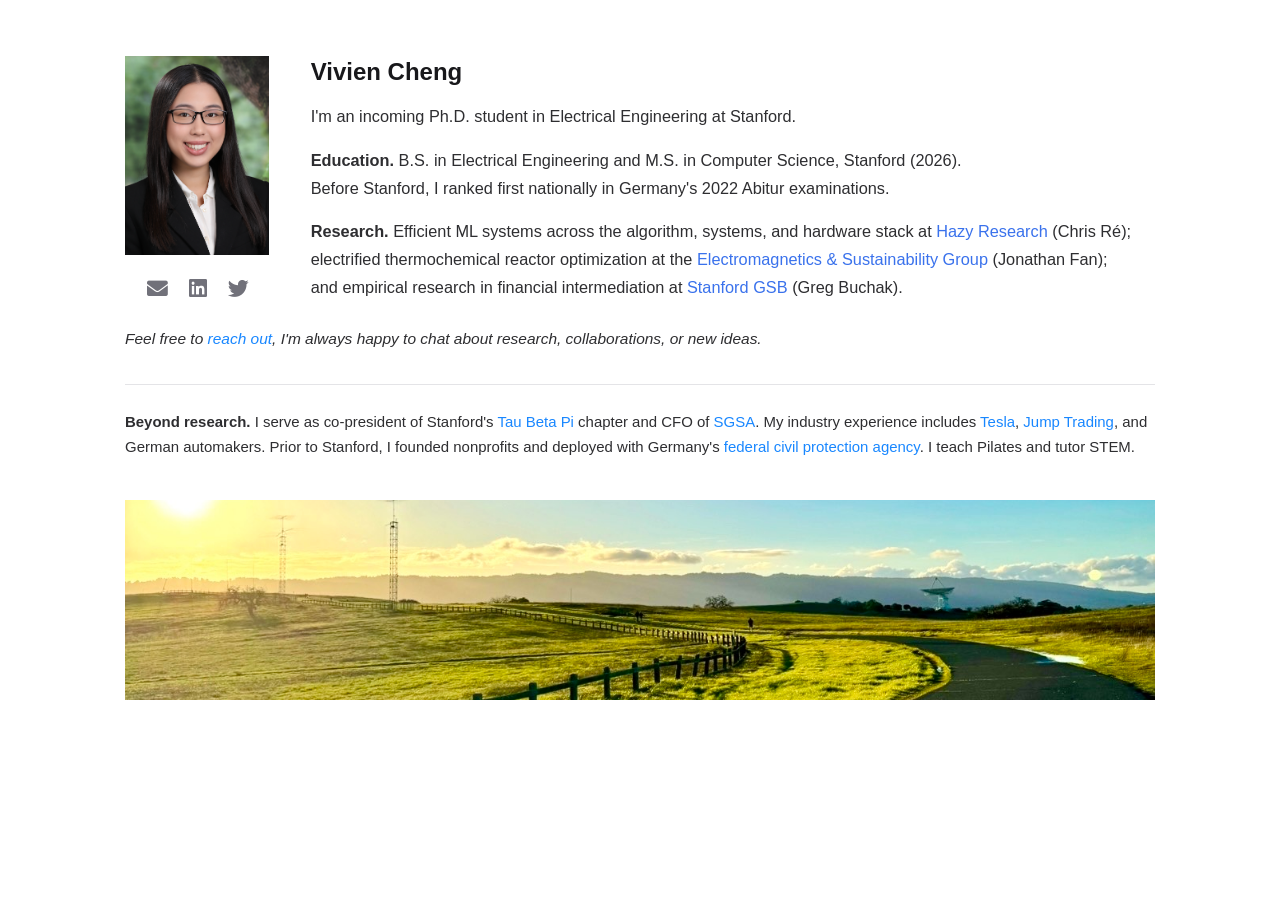
<file: index.html>
<!DOCTYPE html>
<html lang="en">
<head>
    <meta charset="UTF-8">
    <meta name="viewport" content="width=device-width, initial-scale=1.0">

    <!-- Google Analytics -->
    <script async src="https://www.googletagmanager.com/gtag/js?id=G-TDZG6P9QXE"></script>
    <script>
      window.dataLayer = window.dataLayer || [];
      function gtag(){dataLayer.push(arguments);}
      gtag('js', new Date());
      gtag('config', 'G-TDZG6P9QXE');
    </script>
    <meta name="description" content="Incoming Ph.D. student in Electrical Engineering at Stanford. Completing B.S. in Electrical Engineering and M.S. in Computer Science (2026). Researcher at Hazy Research Lab.">
    <meta name="keywords" content="Vivien Cheng, ML Systems, GPU Optimization, CUDA, AI, Machine Learning, Stanford, Hazy Research, Tesla, Jump Trading">
    <!-- Open Graph (Facebook, LinkedIn, iMessage, Slack, etc.) -->
    <meta property="og:title" content="Vivien Cheng">
    <meta property="og:description" content="Incoming Ph.D. student in Electrical Engineering at Stanford. Completing B.S. in Electrical Engineering and M.S. in Computer Science (2026). Researcher at Hazy Research Lab.">
    <meta property="og:type" content="website">
    <meta property="og:url" content="https://viviencheng.com">
    <meta property="og:image" content="https://viviencheng.com/Headshot.png">
    <!-- Twitter Card -->
    <meta name="twitter:card" content="summary">
    <meta name="twitter:title" content="Vivien Cheng">
    <meta name="twitter:description" content="Incoming Ph.D. student in Electrical Engineering at Stanford. Completing B.S. in Electrical Engineering and M.S. in Computer Science (2026). Researcher at Hazy Research Lab.">
    <meta name="twitter:image" content="https://viviencheng.com/Headshot.png">
    <title>Vivien Cheng</title>
    <!-- Bootstrap CSS -->
    <link href="https://stackpath.bootstrapcdn.com/bootstrap/4.3.1/css/bootstrap.min.css" rel="stylesheet">
    <!-- No external font needed - using system Arial -->
    <link rel="stylesheet" href="style.css">
    <link rel="stylesheet" href="https://cdnjs.cloudflare.com/ajax/libs/font-awesome/5.15.1/css/all.min.css">

</head>
<body>

    <!-- Main Content -->
    <div class="container mt-4">
        <!-- About Me Section -->
        <section id="about" class="mb-4">
            <div class="row align-items-start">
                <div class="col-4 col-sm-3 col-md-2">
                  <img src="Headshot.png" alt="Vivien Cheng Headshot" class="img-fluid" style="max-width: 98%;">
                  <div class="social-icons mt-3" style="text-align: center;">
                    <a href="mailto:vicheng@stanford.edu" title="Email"><i class="fas fa-envelope"></i></a>
                    <a href="https://www.linkedin.com/in/viviencheng-/" target="_blank" rel="noopener noreferrer" title="LinkedIn"><i class="fab fa-linkedin"></i></a>
                    <a href="https://twitter.com/viviencheng__" target="_blank" rel="noopener noreferrer" title="Twitter"><i class="fab fa-twitter"></i></a>
                  </div>
                </div>
                <div class="col-8 col-sm-9 col-md-10" style="padding-left: 1.5rem;">
                    <h2 style="margin-bottom: 1rem; padding-bottom: 0;">Vivien Cheng</h2>
                    <p>I'm an incoming Ph.D. student in Electrical Engineering at Stanford.</p>

                    <p><strong>Education.</strong> B.S. in Electrical Engineering and M.S. in Computer Science, Stanford (2026).<br>Before Stanford, I ranked first nationally in Germany's 2022 Abitur examinations.</p>

                    <p><strong>Research.</strong> Efficient ML systems across the algorithm, systems, and hardware stack at <a href="https://hazyresearch.stanford.edu/" target="_blank" rel="noopener noreferrer">Hazy Research</a> (Chris R&eacute;); electrified thermochemical reactor optimization at the <a href="https://fanlab.stanford.edu/" target="_blank" rel="noopener noreferrer">Electromagnetics &amp; Sustainability Group</a> (Jonathan Fan);<br>and empirical research in financial intermediation at <a href="https://www.gsb.stanford.edu/" target="_blank" rel="noopener noreferrer">Stanford GSB</a> (Greg Buchak).</p>

                </div>
            </div>

            <p style="font-size: 0.88em; margin-top: 0.5rem;"><em>Feel free to <a href="mailto:vicheng@stanford.edu">reach out</a>, I'm always happy to chat about research, collaborations, or new ideas.</em></p>

            <hr style="margin: 2rem 0 1.5rem; border: none; border-top: 1px solid var(--border-color);">

            <p style="font-size: 0.85em;"><strong>Beyond research.</strong> I serve as co-president of Stanford's <a href="https://tbp.stanford.edu/" target="_blank" rel="noopener noreferrer">Tau Beta Pi</a> chapter and CFO of <a href="https://sgsa.groups.stanford.edu/" target="_blank" rel="noopener noreferrer">SGSA</a>. My industry experience includes <a href="https://tesla.com/" target="_blank" rel="noopener noreferrer">Tesla</a>, <a href="https://www.jumptrading.com/" target="_blank" rel="noopener noreferrer">Jump Trading</a>, and German automakers. Prior to Stanford, I founded nonprofits and deployed with Germany's <a href="https://www.thw.de/EN/homepage/homepage_node.html" target="_blank" rel="noopener noreferrer">federal civil protection agency</a>. I teach Pilates and tutor STEM.</p>

            <img src="dish-trail-banner.jpg" alt="Stanford Dish trail at sunset" style="width: 100%; margin-top: 1.5rem; object-fit: cover; height: 200px;">

            <!-- Experience Section
            <hr style="margin: 2rem 0 1.5rem; border: none; border-top: 1px solid var(--border-color);">

            <h5 class="section-heading">Experience</h5>
                    <div class="experience-list">
                      <div class="experience-item">
                        <strong><a href="https://hazyresearch.stanford.edu/" target="_blank" rel="noopener noreferrer">Hazy Research</a></strong>
                        <span class="experience-date">2024&ndash;present</span>
                        <div class="experience-subtitle">Stanford AI Lab &middot; Chris R&eacute;</div>
                        <p class="experience-desc">GPU kernel optimization, efficient ML systems, multi-agent orchestration, linear attention</p>
                      </div>
                      <div class="experience-item">
                        <strong><a href="https://fanlab.stanford.edu/" target="_blank" rel="noopener noreferrer">Electromagnetics &amp; Sustainability Lab</a></strong>
                        <span class="experience-date">2025&ndash;present</span>
                        <div class="experience-subtitle">Stanford Ginzton Lab &middot; Jonathan Fan</div>
                        <p class="experience-desc">Electrified thermochemical systems, induction heating, reactor design, process electrification, power electronics</p>
                      </div>
                      <div class="experience-item">
                        <strong>Financial Economics Research</strong>
                        <span class="experience-date">2022&ndash;2023</span>
                        <div class="experience-subtitle">Stanford Graduate School of Business &middot; Greg Buchak</div>
                        <p class="experience-desc">Data science and empirical research in financial intermediation</p>
                      </div>
                      <div class="experience-item">
                        <strong>Applied Mathematics Research</strong>
                        <span class="experience-date">2020&ndash;2022</span>
                        <div class="experience-subtitle">University of Bremen &middot; Veronika Maiseyenka</div>
                        <p class="experience-desc">Game theory and evolutionary dynamics</p>
                      </div>
                    </div>
            <div style="margin-top: 1rem; padding-top: 0.75rem; border-top: 1px solid var(--border-color); font-size: 0.88rem; color: var(--secondary-color);">
              I also have industry experience at Tesla, Jump Trading, and German automobile companies.
            </div>
            -->

            <!-- Stanford Dish
            <h5 class="section-heading">Stanford Dish</h5>
            <div class="d-flex" style="gap: 12px;">
              <img src="dish/IMG_7782.jpg" alt="Stanford Dish at night with moon" style="width: 33%; border-radius: 4px; object-fit: cover; height: 180px;">
              <img src="dish/IMG_7783.jpg" alt="Stanford Dish sunset clouds" style="width: 33%; border-radius: 4px; object-fit: cover; height: 180px;">
              <img src="dish/IMG_7785.jpg" alt="Stanford Dish at sunset" style="width: 33%; border-radius: 4px; object-fit: cover; height: 180px; object-position: center 30%;">
            </div>
            -->


                    <!-- Affiliation Logos
                    <div class="affiliation-logos mt-4">
                      <div class="logo-banner" style="background: white; border-radius: 12px; padding: 25px; box-shadow: 0 2px 8px rgba(0,0,0,0.08);">
                        <div class="d-flex align-items-center justify-content-center" style="gap: 35px; flex-wrap: wrap;">
                          <img src="https://identity.stanford.edu/wp-content/uploads/sites/3/2020/07/block-s-right.png" alt="Stanford" style="height: 115px; opacity: 1.0;" title="Stanford University">
                          <img src="hazy.png" alt="Hazy Research" style="height: 70px; opacity: 1.0;" title="Hazy Research Lab">
                          <img src="jump.png" alt="Jump Trading" style="height: 45px; opacity: 1.0;" title="Jump Trading">
                          <img src="tesla.png" alt="Tesla" style="height: 75px; opacity: 1.0;" title="Tesla">
                          <img src="bmw.png" alt="BMW" style="height: 65px; opacity: 1.0;" title="BMW">
                          <img src="benz.png" alt="Mercedes-Benz" style="height: 65px; opacity: 1.0;" title="Mercedes-Benz">
                          <img src="vw.png" alt="Volkswagen" style="height: 65px; opacity: 1.0;" title="Volkswagen">
                        </div>
                      </div>
                      <p class="text-center mt-2" style="font-size: 0.7rem; opacity: 0.6; margin-bottom: 0;">Logos are trademarks of their respective owners and used here only to indicate affiliations.</p>
                    </div>
                    -->
        </section>

        <!-- Old Experience Section (commented out)
        <section id="experience" class="mb-4">
            <h2>Experience</h2>
            <h4 class="mt-4 mb-3">Research</h4>
            <div class="reference">
              <span class="author">Researcher, Hazy Research Lab</span> <em class="award-date">Sept 2024 - Present</em><br>
              <span class="title">Stanford University &bull; Prof. Chris R&eacute;</span>
            </div>
            <div class="reference">
              <span class="author">Researcher, Graduate School of Business</span> <em class="award-date">Nov 2022 - May 2023</em><br>
              <span class="title">Stanford University</span>
            </div>
            <div class="reference">
              <span class="author">Game Theory Researcher, Institute of Theoretical Mathematics</span> <em class="award-date">Jan 2021 - Feb 2021</em><br>
              <span class="title">University of Bremen &bull; Bremen, Germany</span>
            </div>
            <h4 class="mt-4 mb-3">Industry</h4>
            <div class="reference">
              <span class="author">Quantitative Trader Intern (4-week extension, sole recipient)</span> <em class="award-date">Aug 2025 - Sep 2025</em><br>
              <span class="title">Jump Trading LLC &bull; New York City, NY</span>
            </div>
            <div class="reference">
              <span class="author">Quantitative Research Intern</span> <em class="award-date">Jun 2025 - Aug 2025</em><br>
              <span class="title">Jump Trading LLC &bull; Chicago, IL</span>
            </div>
            <div class="reference">
              <span class="author">AI Infrastructure Intern</span> <em class="award-date">Jun 2024 - Sep 2024</em><br>
              <span class="title">Tesla, Inc. &bull; Austin, TX</span>
            </div>
            <div class="reference">
              <span class="author">Autonomous Systems Intern</span> <em class="award-date">Jun 2023 - Sep 2023</em><br>
              <span class="title">L&uuml;rssen Yachts &bull; Bremen, Germany</span>
            </div>
            <div class="reference">
              <span class="author">ML Engineering Intern</span> <em class="award-date">Jun 2022 - Sep 2022</em><br>
              <span class="title">BMW &bull; Munich, Germany</span>
            </div>
            <div class="reference">
              <span class="author">ML Engineering Intern</span> <em class="award-date">Jan 2022 - Jun 2022</em><br>
              <span class="title">Mercedes-Benz &bull; Bremen, Germany</span>
            </div>
            <div class="reference">
              <span class="author">Parliamentary Research Intern</span> <em class="award-date">Sep 2021 - Dec 2021</em><br>
              <span class="title">German Bundestag &bull; Berlin, Germany</span>
            </div>
            <div class="reference">
              <span class="author">High School Intern</span> <em class="award-date">2018 - 2021</em><br>
              <span class="title">Volkswagen / Solar Farm / Beck's Brewery &bull; Germany and China</span>
            </div>
        </section>
        -->

        <!-- Projects Section
        <section id="projects" class="mb-4">
            <h2>Selected Course Projects</h2>

            <div class="reference">
              <div class="d-flex align-items-center">
                <img src="224r.png" alt="Action Chunking" style="width: 80px; height: 50px; object-fit: cover; margin-right: 15px; border-radius: 4px;">
                <div>
                  <span class="author">Robust Action Chunking through Dynamic Action Selection</span> <a href="224r_poster.pdf" target="_blank" rel="noopener noreferrer" style="margin-left: 8px; font-size: 0.8rem;">[poster]</a> <em class="award-date">CS224R: Deep Reinforcement Learning</em>
                </div>
              </div>
            </div>

            <div class="reference">
              <div class="d-flex align-items-center">
                <img src="cs224v.png" alt="Trial Matching Pipeline" style="width: 80px; height: 50px; object-fit: cover; margin-right: 15px; border-radius: 4px;">
                <div>
                  <span class="author">Trial Helper: Hybrid SMT-LLM Clinical Trial Matching</span> <a href="224v_poster.pdf" target="_blank" rel="noopener noreferrer" style="margin-left: 8px; font-size: 0.8rem;">[poster]</a> <em class="award-date">CS224V: Conversational Virtual Assistants with Deep Learning</em>
                </div>
              </div>
            </div>

            <div class="reference">
              <div class="d-flex align-items-center">
                <img src="cuda.jpg" alt="CUDA Logo" style="width: 80px; height: 50px; object-fit: cover; margin-right: 15px; border-radius: 4px;">
                <div>
                  <span class="author">Reinforcement Learning for CUDA Kernel Optimization</span> <em class="award-date">CS238: Decision-Making Under Uncertainty</em>
                </div>
              </div>
            </div>

            <div class="reference">
              <div class="d-flex align-items-center">
                <img src="fpga.png" alt="FPGA Board" style="width: 80px; height: 50px; object-fit: cover; margin-right: 15px; border-radius: 4px;">
                <div>
                  <span class="author">Verilog Audio Synthesizer with Real-Time Waveform Visualization</span> <em class="award-date">EE108: Digital Systems Design</em>
                </div>
              </div>
            </div>

            <div class="reference">
              <div class="d-flex align-items-center">
                <img src="ee134.png" alt="Photonics Lab" style="width: 80px; height: 50px; object-fit: cover; margin-right: 15px; border-radius: 4px;">
                <div>
                  <span class="author">UV LED Water Disinfection Optimization</span> <em class="award-date">EE134: Photonics</em>
                </div>
              </div>
            </div>

            <div class="reference">
              <div class="d-flex align-items-center">
                <img src="egg.png" alt="Sous Vide Egg" style="width: 80px; height: 50px; object-fit: cover; margin-right: 15px; border-radius: 4px;">
                <div>
                  <span class="author">Sous Vide Feedback and Control</span> <em class="award-date">EE102B: Signals and Systems II</em>
                </div>
              </div>
            </div>

            <div class="reference">
              <div class="d-flex align-items-center">
                <img src="bird.png" alt="Bird Call Spectrogram" style="width: 80px; height: 50px; object-fit: cover; margin-right: 15px; border-radius: 4px;">
                <div>
                  <span class="author">Bird Call Spectral Analysis</span> <em class="award-date">EE102B: Signals and Systems II</em>
                </div>
              </div>
            </div>

            <div class="reference">
              <div class="d-flex align-items-center">
                <img src="ee102b_radar.png" alt="Radar Spectrogram" style="width: 80px; height: 50px; object-fit: cover; margin-right: 15px; border-radius: 4px;">
                <div>
                  <span class="author">Radar Noise Filter Design</span> <em class="award-date">EE102B: Signals and Systems II</em>
                </div>
              </div>
            </div>

            <div class="reference">
              <div class="d-flex align-items-center">
                <img src="ee15q.png" alt="GPS Bike System" style="width: 80px; height: 50px; object-fit: cover; margin-right: 15px; border-radius: 4px;">
                <div>
                  <span class="author">GPS-Enabled Smart Bike Security System</span> <em class="award-date">EE15Q: Art and Science of Engineering Design</em>
                </div>
              </div>
            </div>

        </section>
        -->

        <!-- Skills Section
        <section id="skills" class="mb-4">
            <h2>Technical Skills</h2>
            <div class="row">
              <div class="col-md-6">
                <div class="reference">
                  <span class="author">Systems & Hardware</span><br>
                  <span class="title">CUDA, Nsight Compute, PTX/SASS analysis, Verilog, embedded C++, Vivado, Simulink</span>
                </div>
              </div>
              <div class="col-md-6">
                <div class="reference">
                  <span class="author">ML Systems</span><br>
                  <span class="title">PyTorch Distributed (DDP, NCCL), JAX, physics-informed neural networks, PPO</span>
                </div>
              </div>
              <div class="col-md-6">
                <div class="reference">
                  <span class="author">Tools</span><br>
                  <span class="title">Yosys, Icarus Verilog, PostgreSQL, FastAPI, MATLAB</span>
                </div>
              </div>
              <div class="col-md-6">
                <div class="reference">
                  <span class="author">Languages</span><br>
                  <span class="title">Python, C++, C, SQL; Mandarin (native), German (fluent), English (fluent), French (B2), Spanish (intermediate)</span>
                </div>
              </div>
            </div>
        </section>
        -->
    </div>



    <!-- Bootstrap JS and dependencies -->
    <script src="https://code.jquery.com/jquery-3.6.0.min.js"></script>
    <script src="https://cdnjs.cloudflare.com/ajax/libs/popper.js/1.14.7/umd/popper.min.js"></script>
    <script src="https://stackpath.bootstrapcdn.com/bootstrap/4.3.1/js/bootstrap.min.js"></script>

    <script>
        document.getElementById('year').textContent = new Date().getFullYear();
    </script>



<script type="application/ld+json">
  {
    "@context": "https://schema.org",
    "@type": "Person",
    "name": "Vivien Cheng",
    "url": "https://viviencheng.com",
    "email": "vicheng@stanford.edu",
    "sameAs": [
      "https://www.linkedin.com/in/viviencheng-/",
      "https://github.com/vivien-cheng"
    ],
    "jobTitle": "Graduate Researcher",
    "worksFor": {
      "@type": "Organization",
      "name": "Stanford University"
    },
    "alumniOf": [
      {
        "@type": "CollegeOrUniversity",
        "name": "Stanford University"
      },
      {
        "@type": "HighSchool",
        "name": "Hermann-Bose-Gymnasium"
      }
    ],
    "knowsAbout": ["ML Systems", "GPU Optimization", "CUDA", "AI", "Machine Learning", "Hardware-Software Co-Design"]
  }
  </script>

</body>
</html>
</file>
<file: style.css>
/* Root variables for theming - Professional Light theme */
:root {
    --primary-color: #18181b;
    --primary-hover: #27272a;
    --secondary-color: #71717a;
    --accent-color: #3f3f46;
    --link-color: #2563eb;
    --link-hover: #1d4ed8;
    --success-color: #22c55e;
    --warning-color: #f59e0b;
    --danger-color: #ef4444;
    --light-color: #f4f4f5;
    --dark-color: #18181b;
    --bg-color: #ffffff;
    --text-color: #18181b;
    --border-color: #e4e4e7;
    --shadow-light: 0 1px 2px rgba(0, 0, 0, 0.05);
    --shadow-medium: 0 4px 12px rgba(0, 0, 0, 0.08);
    --shadow-heavy: 0 8px 24px rgba(0, 0, 0, 0.1);
    --border-radius: 12px;
    --transition: all 0.3s ease;
    --font-primary: Arial, Helvetica, sans-serif;
    --font-mono: 'JetBrains Mono', 'Fira Code', 'SF Mono', monospace;
}

/* Base styles */
* {
    margin: 0;
    padding: 0;
    box-sizing: border-box;
}

html {
    height: 100%;
    scroll-behavior: smooth;
    overflow-y: auto;
}

body {
    display: flex;
    flex-direction: column;
    min-height: 100vh;
    font-family: var(--font-primary);
    background-color: var(--bg-color);
    color: var(--text-color);
    font-size: 1.1rem;
    line-height: 1.7;
    transition: var(--transition);
}

.container {
    flex: 1;
    max-width: 1060px;
}

/* Enhanced typography */
h1, h2, h3, h4, h5, h6 {
    font-weight: 600;
    margin-bottom: 1rem;
    line-height: 1.3;
}

h1 { font-size: 2.5rem; }
h2 { font-size: 1.5rem; }
h3 { font-size: 1.5rem; }

p {
    margin-bottom: 1rem;
    color: var(--text-color);
    opacity: 0.9;
}

/* Simple navbar - let Bootstrap handle responsiveness */
.navbar {
    background: var(--bg-color) !important;
    backdrop-filter: blur(20px);
    border-bottom: 1px solid var(--border-color);
    transition: var(--transition);
}

.navbar-nav .nav-link {
    margin-right: 10px;
    border-radius: var(--border-radius);
    transition: var(--transition);
    font-weight: 500;
}

.navbar-nav .nav-link:hover,
.navbar-nav .nav-item.active .nav-link {
    background-color: var(--primary-color);
    color: white !important;
}

.navbar-nav .nav-link:hover {
    background-color: var(--primary-hover);
}


/* Social media icons spacing */
.navbar-nav .nav-link i {
    font-size: 1.5rem;
    transition: var(--transition);
}

.navbar-nav .nav-link i:hover {
    transform: scale(1.15);
}

/* Navbar toggler (hamburger menu) */
.navbar-toggler {
    border-color: var(--text-color) !important;
    padding: 0.5rem;
}

.navbar-toggler-icon {
    background-image: url("data:image/svg+xml,%3csvg xmlns='http://www.w3.org/2000/svg' viewBox='0 0 30 30'%3e%3cpath stroke='%23000000' stroke-linecap='round' stroke-miterlimit='10' stroke-width='3' d='M4 7h22M4 15h22M4 23h22'/%3e%3c/svg%3e") !important;
    width: 1.5em;
    height: 1.5em;
}


.navbar-toggler:focus {
    box-shadow: 0 0 0 0.2rem rgba(0, 123, 255, 0.25);
}

/* Mobile navbar improvements */
@media (max-width: 991px) {
    .navbar-collapse {
        background: var(--bg-color);
        border-radius: 8px;
        margin-top: 1rem;
        padding: 1rem;
        box-shadow: var(--shadow-medium);
    }
    
    .navbar-nav {
        align-items: stretch;
    }
    
    .navbar-nav .nav-item {
        margin: 0.25rem 0;
    }
    
    .navbar-nav .nav-link {
        margin-right: 0;
        padding: 0.75rem 1rem;
    }
    
}

/* Hero section */
.hero-section {
    padding: 4rem 0;
    background: linear-gradient(135deg, var(--primary-color)10, var(--accent-color)10);
    border-radius: var(--border-radius);
    margin-bottom: 3rem;
    position: relative;
    overflow: hidden;
}

.hero-section::before {
    content: '';
    position: absolute;
    top: 0;
    left: 0;
    right: 0;
    bottom: 0;
    background: url('data:image/svg+xml,<svg xmlns="http://www.w3.org/2000/svg" viewBox="0 0 1000 1000"><defs><radialGradient id="grad" cx="50%" cy="50%" r="50%"><stop offset="0%" style="stop-color:rgba(0,123,255,0.1);stop-opacity:1" /><stop offset="100%" style="stop-color:rgba(0,123,255,0);stop-opacity:0" /></radialGradient></defs><circle cx="500" cy="500" r="400" fill="url(%23grad)"/></svg>') center/cover;
    opacity: 0.3;
    z-index: 1;
}

.hero-content {
    position: relative;
    z-index: 2;
}

.hero-title {
    font-size: 3rem;
    font-weight: 700;
    margin-bottom: 1rem;
    background: linear-gradient(135deg, var(--primary-color), var(--accent-color));
    -webkit-background-clip: text;
    -webkit-text-fill-color: transparent;
    background-clip: text;
}

/* Button hover states */
.btn-primary {
    background-color: var(--primary-color);
    border-color: var(--primary-color);
}

.btn-primary:hover,
.btn-primary:focus,
.btn-primary:active {
    background-color: var(--primary-hover) !important;
    border-color: var(--primary-hover) !important;
}



/* Navbar text colors for white background */
.navbar-brand {
    color: var(--primary-color) !important;
    font-size: 1.55rem;
}

.navbar-nav .nav-link {
    color: #1A1A1A !important;
}


/* Experience section styles */
.section-heading {
    font-size: 1.2rem;
    font-weight: 600;
    color: var(--text-color);
    margin-top: 2rem;
    margin-bottom: 0.5rem;
    padding-bottom: 0.25rem;
}

.section-heading:first-of-type {
    margin-top: 2.5rem;
}

.experience-list {
    display: flex;
    flex-direction: column;
    gap: 0;
    margin-bottom: 0.5rem;
}

.experience-item {
    padding: 1rem 0;
    border-bottom: 1px solid var(--border-color);
}

.experience-item:last-child {
    border-bottom: none;
}

.experience-item strong {
    font-size: 0.98rem;
}

.experience-date {
    float: right;
    font-size: 0.88rem;
    color: var(--secondary-color);
    font-weight: 500;
}

.experience-subtitle {
    font-size: 0.88rem;
    color: var(--secondary-color);
    margin-top: 0.1rem;
}

.experience-desc {
    font-size: 0.85rem;
    color: var(--secondary-color);
    margin-bottom: 0;
    margin-top: 0.25rem;
    line-height: 1.6;
    opacity: 0.8;
}

/* Social icons */
.social-icons a {
    color: var(--secondary-color);
    margin: 0 0.5rem;
    font-size: 1.3rem;
    transition: var(--transition);
}

.social-icons a:hover {
    color: var(--text-color);
    text-decoration: none;
    transform: scale(1.15);
}

/* ============================================
   LIGHT MODE - Blue links only
   ============================================ */

/* Bio text */
.col-md-10 p {
    font-size: 1.02rem;
}

/* Light mode - links in bio */
.col-md-10 a {
    color: var(--link-color);
    transition: all 0.2s ease;
}

.col-md-10 a:hover {
    color: var(--link-hover);
}

/* Light mode - arxiv/publication links */
.arxiv-link {
    background: var(--link-color);
    color: white !important;
}

.arxiv-link:hover {
    background: var(--link-hover);
}

.hero-subtitle {
    font-size: 1.2rem;
    opacity: 0.8;
    margin-bottom: 2rem;
}

/* Enhanced profile picture */
.profile-pic {
    max-width: 250px;
    max-height: 250px;
    width: 100%;
    height: auto;
    border-radius: 20px;
    object-fit: cover;
    box-shadow: var(--shadow-heavy);
    transition: var(--transition);
    border: 4px solid var(--bg-color);
}

.profile-pic:hover {
    transform: translateY(-10px) scale(1.05);
    box-shadow: 0 20px 40px rgba(0,123,255,0.3);
}

/* Animated background */
#particles-js {
    width: 100%;
    height: 100%;
    position: fixed;
    top: 0;
    left: 0;
    z-index: -1;
    opacity: 0.7;
}

/* Enhanced sections */
section {
    margin-bottom: 4rem;
    padding: 2rem 0;
}

section h2 {
    font-size: 1.5rem;
    margin-bottom: 2rem;
    position: relative;
    padding-bottom: 1rem;
}

section h2::after {
    content: '';
    position: absolute;
    bottom: 0;
    left: 0;
    width: 60px;
    height: 3px;
    background: linear-gradient(135deg, var(--primary-color), var(--accent-color));
    border-radius: 2px;
}

#about > .row h2::after {
    display: none;
}

/* Card-based layout for content */
.content-card {
    background: var(--bg-color);
    border: 1px solid var(--border-color);
    border-radius: var(--border-radius);
    padding: 2rem;
    margin-bottom: 2rem;
    box-shadow: var(--shadow-light);
    transition: var(--transition);
    position: relative;
    overflow: hidden;
}

.content-card::before {
    content: '';
    position: absolute;
    top: 0;
    left: 0;
    width: 4px;
    height: 100%;
    background: linear-gradient(135deg, var(--primary-color), var(--accent-color));
}

.content-card:hover {
    transform: translateY(-5px);
    box-shadow: var(--shadow-medium);
    border-color: var(--primary-color);
}

/* Enhanced reference/publication cards */
.reference {
    background: var(--bg-color);
    border: 1px solid var(--border-color);
    padding: 1.5rem;
    border-radius: var(--border-radius);
    margin-bottom: 1.5rem;
    transition: var(--transition);
    position: relative;
    overflow: hidden;
}

.reference::before {
    content: '';
    position: absolute;
    top: 0;
    left: 0;
    width: 4px;
    height: 100%;
    background: var(--primary-color);
    transform: scaleY(0);
    transition: var(--transition);
}

.reference:hover {
    transform: translateX(10px);
    box-shadow: var(--shadow-medium);
    border-color: var(--primary-color);
}

.reference:hover::before {
    transform: scaleY(1);
}

.author {
    font-weight: 600;
    color: var(--text-color);
    margin-bottom: 0.5rem;
}

.title {
    font-style: italic;
    color: var(--primary-color);
    margin-bottom: 0.25rem;
}

.journal {
    font-style: italic;
    font-size: 1rem;
    opacity: 0.8;
}

.arxiv-link {
    display: inline-block;
    background: var(--primary-color);
    color: white !important;
    padding: 0.25rem 0.75rem;
    border-radius: 20px;
    text-decoration: none;
    font-size: 0.9rem;
    font-weight: 500;
    transition: var(--transition);
    margin-left: 1rem;
}

.arxiv-link:hover {
    background: var(--primary-hover);
    transform: translateY(-2px);
    text-decoration: none;
    color: white !important;
}

.award-date {
    background: var(--light-color);
    color: var(--text-color);
    padding: 0.25rem 0.75rem;
    border-radius: 20px;
    font-size: 0.9rem;
    font-weight: 500;
    float: right;
}

/* Skills/Technology tags */
.skill-tag {
    display: inline-block;
    background: var(--primary-color);
    color: white;
    padding: 0.5rem 1rem;
    border-radius: 25px;
    margin: 0.25rem;
    font-size: 0.95rem;
    font-weight: 500;
    transition: var(--transition);
}

.skill-tag:hover {
    background: var(--primary-hover);
    transform: translateY(-2px);
}

/* Timeline styles */
.timeline {
    position: relative;
    padding-left: 2rem;
}

.timeline::before {
    content: '';
    position: absolute;
    left: 1rem;
    top: 0;
    bottom: 0;
    width: 2px;
    background: var(--border-color);
}

.timeline-item {
    position: relative;
    margin-bottom: 2rem;
    padding-left: 2rem;
}

.timeline-item::before {
    content: '';
    position: absolute;
    left: -0.5rem;
    top: 0.5rem;
    width: 1rem;
    height: 1rem;
    background: var(--primary-color);
    border-radius: 50%;
    border: 3px solid var(--bg-color);
    box-shadow: var(--shadow-light);
}

/* Enhanced buttons */
.btn-custom {
    background: linear-gradient(135deg, var(--primary-color), var(--accent-color));
    border: none;
    color: white;
    padding: 0.75rem 2rem;
    border-radius: 25px;
    font-weight: 600;
    transition: var(--transition);
    text-transform: uppercase;
    letter-spacing: 0.5px;
    box-shadow: var(--shadow-light);
}

.btn-custom:hover {
    transform: translateY(-3px);
    box-shadow: var(--shadow-medium);
    color: white;
}

/* Loading animation */
.loading-overlay {
    position: fixed;
    top: 0;
    left: 0;
    width: 100%;
    height: 100%;
    background: var(--bg-color);
    display: flex;
    align-items: center;
    justify-content: center;
    z-index: 9999;
    transition: opacity 0.5s ease;
}

.loading-spinner {
    width: 50px;
    height: 50px;
    border: 3px solid var(--border-color);
    border-top: 3px solid var(--primary-color);
    border-radius: 50%;
    animation: spin 1s linear infinite;
}

@keyframes spin {
    0% { transform: rotate(0deg); }
    100% { transform: rotate(360deg); }
}

/* Fade-in animation */
.fade-in {
    opacity: 0;
    transform: translateY(30px);
    transition: all 0.6s ease;
}

.fade-in.visible {
    opacity: 1;
    transform: translateY(0);
}

/* Enhanced footer */
footer {
    background: var(--bg-color) !important;
    color: var(--secondary-color) !important;
    padding: 2rem 0;
    margin-top: 2rem;
    border-top: 1px solid var(--border-color);
    font-size: 0.95rem;
}

footer a {
    color: var(--secondary-color) !important;
    transition: var(--transition);
}

footer a:hover {
    color: var(--text-color) !important;
    text-decoration: none;
}

footer i {
    font-size: 1.1rem;
}

/* Tablet responsive */
@media (max-width: 768px) {
    .hero-title {
        font-size: 2rem;
    }

    .profile-pic {
        max-width: 200px;
        max-height: 200px;
    }

    .content-card {
        padding: 1.5rem;
    }

    .reference {
        padding: 1rem;
    }

    section {
        padding: 1.5rem 0;
    }

    /* Disable hover transforms on touch-sized screens */
    .reference:hover {
        transform: none;
    }

    .content-card:hover {
        transform: none;
    }

    .profile-pic:hover {
        transform: none;
        box-shadow: var(--shadow-heavy);
    }
}

/* Phone responsive */
@media (max-width: 576px) {
    body {
        font-size: 1rem;
        line-height: 1.6;
    }

    section {
        padding: 1rem 0;
        margin-bottom: 2rem;
    }

    .hero-section {
        padding: 2rem 0;
    }

    /* Stack date below title instead of floating right */
    .experience-date {
        float: none;
        display: block;
        margin-top: 0.15rem;
    }

    .award-date {
        float: none;
        display: inline-block;
        margin-top: 0.25rem;
    }

    /* Slightly smaller experience items */
    .experience-item {
        padding: 0.85rem 1rem;
    }

    .experience-item strong {
        font-size: 1rem;
    }

    .experience-desc {
        font-size: 0.9rem;
    }

    /* Better section heading spacing */
    .section-heading {
        margin-top: 2rem;
        font-size: 1rem;
    }

    /* Footer: center everything on phone */
    footer .row > div {
        text-align: center !important;
    }

    /* Smaller navbar brand on phone */
    .navbar-brand {
        font-size: 1.3rem;
    }
}
</file>
